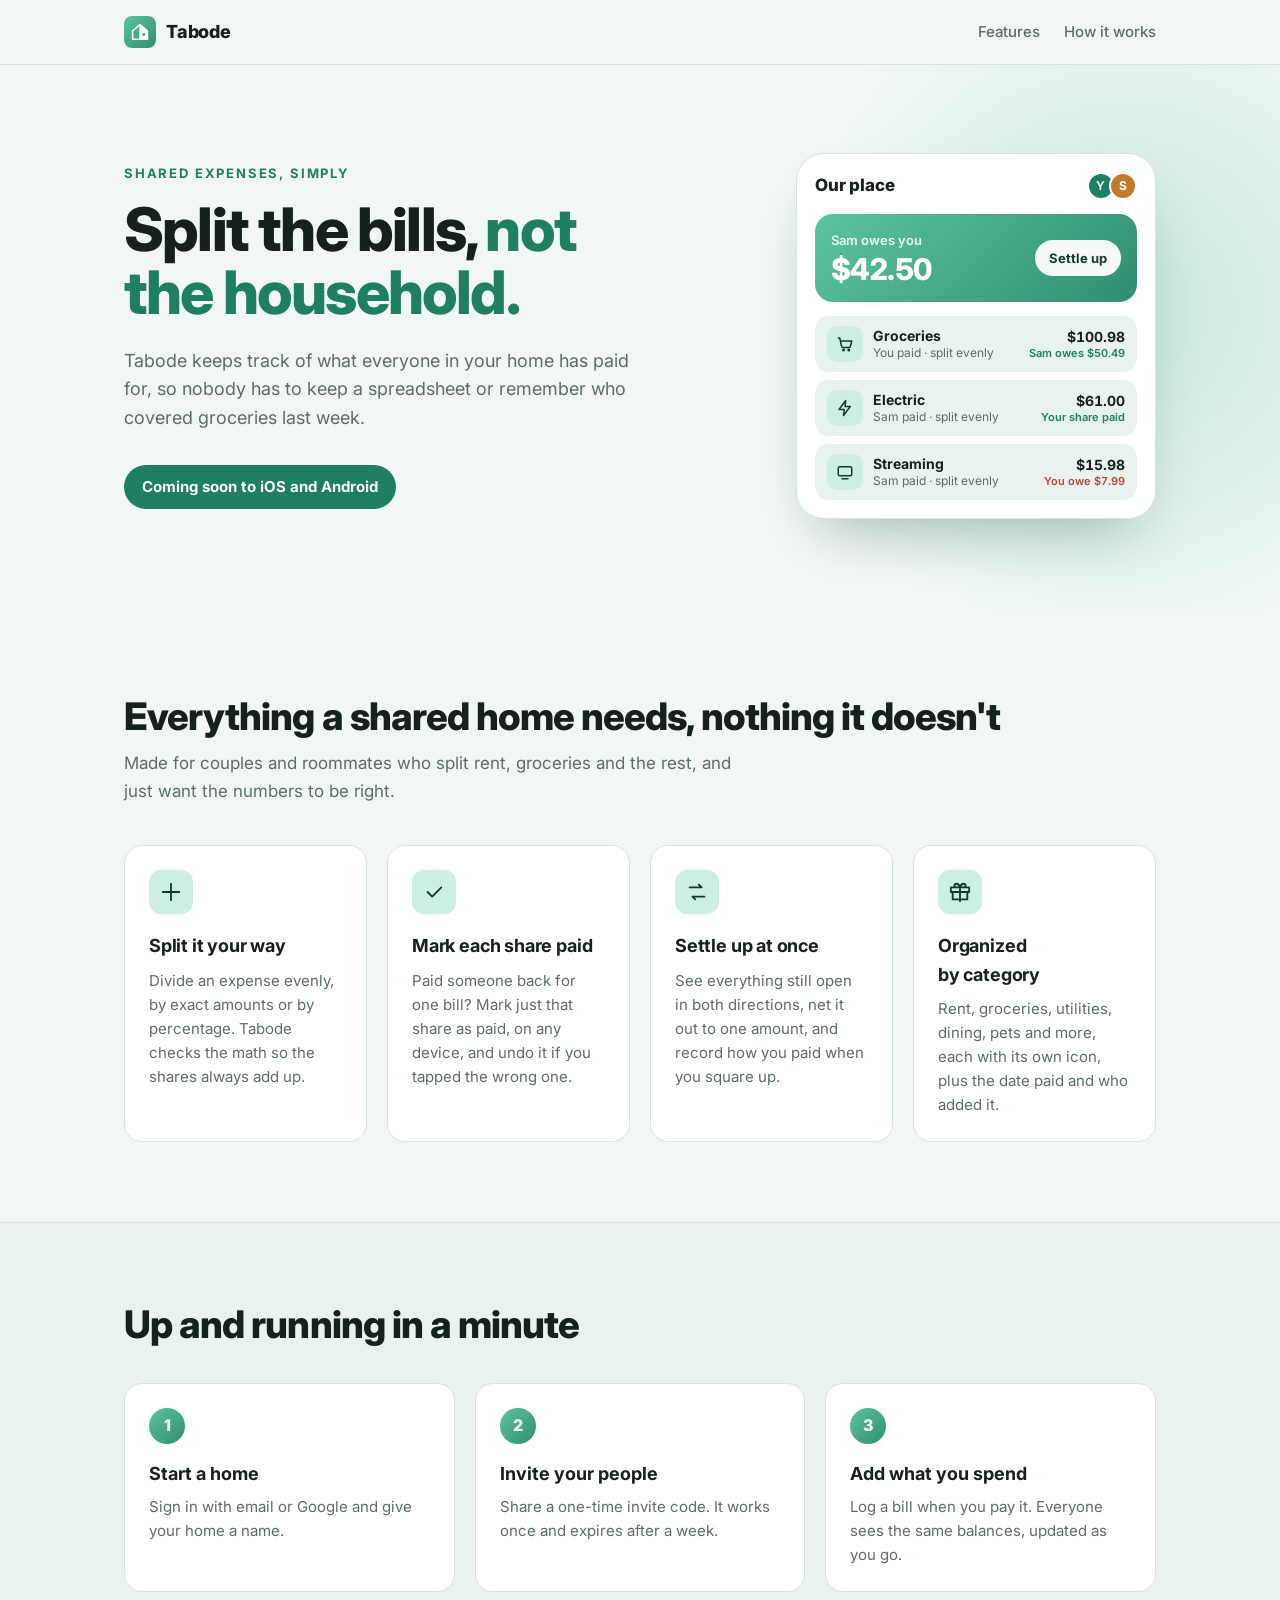
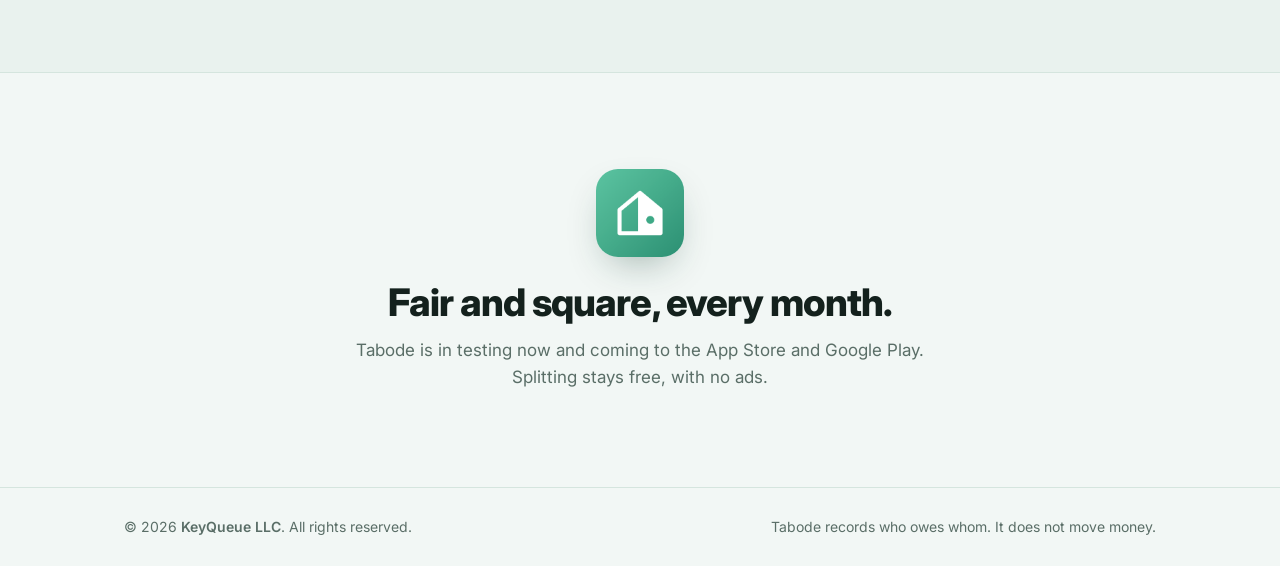
<file: index.html>
<!DOCTYPE html>
<html lang="en">
<head>
  <meta charset="UTF-8" />
  <meta name="viewport" content="width=device-width, initial-scale=1.0" />

  <title>Tabode - Shared expenses for the people you live with</title>
  <meta name="description" content="Tabode is a simple shared-expense app for households. Add a bill, split it your way, see who owes whom, and mark each share paid. Coming to iOS and Android." />
  <link rel="canonical" href="https://tabode.co/" />
  <meta name="theme-color" content="#1F7F63" />

  <meta property="og:type" content="website" />
  <meta property="og:site_name" content="Tabode" />
  <meta property="og:url" content="https://tabode.co/" />
  <meta property="og:title" content="Tabode" />
  <meta property="og:description" content="Shared expenses for the people you live with. Split bills, see balances, mark shares paid." />
  <meta property="og:image" content="https://tabode.co/assets/img/icon-512.png" />
  <meta name="twitter:card" content="summary" />

  <link rel="icon" href="/assets/img/icon.svg" type="image/svg+xml" />
  <link rel="icon" href="/assets/img/favicon-32.png" sizes="32x32" />
  <link rel="apple-touch-icon" href="/assets/img/icon-180.png" />

  <link rel="preconnect" href="https://fonts.googleapis.com" />
  <link rel="preconnect" href="https://fonts.gstatic.com" crossorigin />
  <link rel="stylesheet" href="https://fonts.googleapis.com/css2?family=Inter:wght@400;500;600;700;800&display=swap" />
  <link rel="stylesheet" href="/assets/css/site.css" />
</head>
<body>
  <header class="nav">
    <div class="wrap nav-inner">
      <a class="brand" href="/" aria-label="Tabode home">
        <img src="/assets/img/icon.svg" width="32" height="32" alt="" />
        <span>Tabode</span>
      </a>
      <nav class="nav-links" aria-label="Primary">
        <a href="#features">Features</a>
        <a href="#how">How it works</a>
      </nav>
    </div>
  </header>

  <main>
    <!-- Hero ------------------------------------------------------------ -->
    <section class="hero">
      <div class="wrap hero-inner">
        <div class="hero-copy">
          <p class="eyebrow">Shared expenses, simply</p>
          <h1>Split the bills, <span class="accent">not the household.</span></h1>
          <p class="lede">
            Tabode keeps track of what everyone in your home has paid for, so
            nobody has to keep a spreadsheet or remember who covered groceries
            last week.
          </p>
          <div class="cta-row">
            <span class="badge">Coming soon to iOS and Android</span>
          </div>
        </div>

        <!-- Illustrative app screen, not real data. -->
        <div class="phone" aria-hidden="true">
          <div class="phone-top">
            <span class="home-name">Our place</span>
            <span class="avatar-row"><i style="--c:#1F7F63">Y</i><i style="--c:#C27A2C">S</i></span>
          </div>
          <div class="balance">
            <span class="balance-label">Sam owes you</span>
            <span class="balance-amount">$42.50</span>
            <span class="balance-btn">Settle up</span>
          </div>
          <ul class="expenses">
            <li>
              <span class="cat">
                <svg viewBox="0 0 24 24"><path d="M3 4h2l2.4 11.2a2 2 0 0 0 2 1.6h7.7a2 2 0 0 0 2-1.5L21 8H6"/><circle cx="10" cy="20" r="1"/><circle cx="17" cy="20" r="1"/></svg>
              </span>
              <span class="exp-main"><b>Groceries</b><small>You paid · split evenly</small></span>
              <span class="exp-amt">$100.98<small class="owed">Sam owes $50.49</small></span>
            </li>
            <li>
              <span class="cat">
                <svg viewBox="0 0 24 24"><path d="M13 2 4 14h7l-1 8 9-12h-7z"/></svg>
              </span>
              <span class="exp-main"><b>Electric</b><small>Sam paid · split evenly</small></span>
              <span class="exp-amt">$61.00<small class="paid">Your share paid</small></span>
            </li>
            <li>
              <span class="cat">
                <svg viewBox="0 0 24 24"><rect x="3" y="5" width="18" height="12" rx="2"/><path d="M8 21h8"/></svg>
              </span>
              <span class="exp-main"><b>Streaming</b><small>Sam paid · split evenly</small></span>
              <span class="exp-amt">$15.98<small class="owe">You owe $7.99</small></span>
            </li>
          </ul>
        </div>
      </div>
    </section>

    <!-- Features -------------------------------------------------------- -->
    <section id="features" class="features">
      <div class="wrap">
        <h2>Everything a shared home needs, nothing it doesn't</h2>
        <p class="section-lede">Made for couples and roommates who split rent, groceries and the rest, and just want the numbers to be right.</p>

        <div class="grid">
          <article class="feature">
            <div class="icon"><svg viewBox="0 0 24 24"><path d="M12 3v18M3 12h18"/></svg></div>
            <h3>Split it your way</h3>
            <p>Divide an expense evenly, by exact amounts or by percentage. Tabode checks the math so the shares always add up.</p>
          </article>

          <article class="feature">
            <div class="icon"><svg viewBox="0 0 24 24"><path d="m5 12 5 5L20 7"/></svg></div>
            <h3>Mark each share paid</h3>
            <p>Paid someone back for one bill? Mark just that share as paid, on any device, and undo it if you tapped the wrong one.</p>
          </article>

          <article class="feature">
            <div class="icon"><svg viewBox="0 0 24 24"><path d="M4 7h13l-3-3M20 17H7l3 3"/></svg></div>
            <h3>Settle up at once</h3>
            <p>See everything still open in both directions, net it out to one amount, and record how you paid when you square up.</p>
          </article>

          <article class="feature">
            <div class="icon"><svg viewBox="0 0 24 24"><path d="M20 12v8H4v-8M2 7h20v5H2zM12 22V7M12 7H8a2 2 0 1 1 0-4c3 0 4 4 4 4zM12 7h4a2 2 0 1 0 0-4c-3 0-4 4-4 4z"/></svg></div>
            <h3>Organized by category</h3>
            <p>Rent, groceries, utilities, dining, pets and more, each with its own icon, plus the date paid and who added it.</p>
          </article>
        </div>
      </div>
    </section>

    <!-- How it works ---------------------------------------------------- -->
    <section id="how" class="how">
      <div class="wrap">
        <h2>Up and running in a minute</h2>
        <ol class="steps">
          <li>
            <span class="step-num">1</span>
            <h3>Start a home</h3>
            <p>Sign in with email or Google and give your home a name.</p>
          </li>
          <li>
            <span class="step-num">2</span>
            <h3>Invite your people</h3>
            <p>Share a one-time invite code. It works once and expires after a week.</p>
          </li>
          <li>
            <span class="step-num">3</span>
            <h3>Add what you spend</h3>
            <p>Log a bill when you pay it. Everyone sees the same balances, updated as you go.</p>
          </li>
        </ol>
      </div>
    </section>

    <!-- Closing --------------------------------------------------------- -->
    <section class="closing">
      <div class="wrap closing-inner">
        <img src="/assets/img/icon-512.png" width="88" height="88" alt="Tabode app icon" />
        <h2>Fair and square, every month.</h2>
        <p>Tabode is in testing now and coming to the App Store and Google Play. Splitting stays free, with no ads.</p>
      </div>
    </section>
  </main>

  <footer class="footer">
    <div class="wrap footer-inner">
      <p>&copy; <span id="year">2026</span> <a href="https://keyqueue.llc" rel="noopener">KeyQueue LLC</a>. All rights reserved.</p>
      <p class="muted">Tabode records who owes whom. It does not move money.</p>
    </div>
  </footer>

  <script>document.getElementById('year').textContent = new Date().getFullYear();</script>
</body>
</html>
</file>
<file: assets/css/site.css>
/* Tabode - site styles. Colors mirror Tabode/src/constants/palette.ts
   and the icon gradient (#5CC3A0 -> #2F8F72). */

:root {
  --bg: #F2F7F5;
  --card: #FFFFFF;
  --card-alt: #E9F2EE;
  --border: #D5E5DE;
  --text: #14211D;
  --sub: #5A6E67;
  --accent: #1F7F63;
  --on-accent: #FFFFFF;
  --mint: #CDEFE2;
  --on-mint: #0F3B2E;
  --owed: #1F7F63;
  --owe: #B9473F;

  --grad: linear-gradient(135deg, #5CC3A0 0%, #2F8F72 100%);
  --radius: 18px;
  --wrap: 1080px;
  --font: 'Inter', -apple-system, BlinkMacSystemFont, 'Segoe UI', Helvetica, Arial, sans-serif;
}

@media (prefers-color-scheme: dark) {
  :root {
    --bg: #0E1614;
    --card: #16211E;
    --card-alt: #1B2925;
    --border: #25352F;
    --text: #E8F3EF;
    --sub: #8FA79F;
    --accent: #7DD3B2;
    --on-accent: #08241B;
    --mint: #1E3A31;
    --on-mint: #BDEBD9;
    --owed: #7DD3B2;
    --owe: #F2948A;
  }
}

*, *::before, *::after { box-sizing: border-box; }
html { -webkit-text-size-adjust: 100%; scroll-behavior: smooth; }

body {
  margin: 0;
  background: var(--bg);
  color: var(--text);
  font-family: var(--font);
  font-size: 1rem;
  line-height: 1.6;
  -webkit-font-smoothing: antialiased;
}

img { display: block; max-width: 100%; }
a { color: inherit; }
h1, h2, h3 { text-wrap: balance; }

.wrap {
  width: 100%;
  max-width: var(--wrap);
  margin-inline: auto;
  padding-inline: 24px;
}

@media (max-width: 560px) { .wrap { padding-inline: 16px; } }

.eyebrow {
  margin: 0 0 14px;
  color: var(--accent);
  font-size: 0.8125rem;
  font-weight: 700;
  letter-spacing: 0.14em;
  text-transform: uppercase;
}

/* ---- Nav -------------------------------------------------------------- */
.nav {
  position: sticky;
  top: 0;
  z-index: 10;
  background: color-mix(in srgb, var(--bg) 86%, transparent);
  backdrop-filter: saturate(160%) blur(12px);
  -webkit-backdrop-filter: saturate(160%) blur(12px);
  border-bottom: 1px solid var(--border);
}

.nav-inner {
  display: flex;
  align-items: center;
  justify-content: space-between;
  height: 64px;
}

.brand {
  display: inline-flex;
  align-items: center;
  gap: 10px;
  font-size: 1.125rem;
  font-weight: 800;
  letter-spacing: -0.01em;
  text-decoration: none;
}

.brand img { border-radius: 8px; }

.nav-links { display: flex; gap: 24px; }

.nav-links a {
  color: var(--sub);
  font-size: 0.9375rem;
  font-weight: 500;
  text-decoration: none;
}

.nav-links a:hover { color: var(--text); }

@media (max-width: 420px) { .nav-links { gap: 16px; } }

/* ---- Hero ------------------------------------------------------------- */
.hero {
  position: relative;
  overflow: hidden;
  padding-block: 88px 96px;
}

.hero::before {
  content: '';
  position: absolute;
  inset: -30% -20% auto auto;
  width: 820px;
  height: 820px;
  background: radial-gradient(circle, color-mix(in srgb, #5CC3A0 28%, transparent) 0%, transparent 62%);
  pointer-events: none;
}

.hero-inner {
  position: relative;
  display: grid;
  grid-template-columns: minmax(0, 1.1fr) minmax(0, 0.9fr);
  gap: 56px;
  align-items: center;
}

.hero h1 {
  margin: 0;
  font-size: clamp(2.25rem, 5.4vw, 3.75rem);
  font-weight: 800;
  line-height: 1.06;
  letter-spacing: -0.03em;
}

.accent { color: var(--accent); }

.lede {
  margin: 22px 0 0;
  max-width: 48ch;
  color: var(--sub);
  font-size: 1.125rem;
}

.cta-row { margin-top: 32px; }

.badge {
  display: inline-flex;
  align-items: center;
  padding: 10px 18px;
  background: var(--accent);
  border-radius: 999px;
  color: var(--on-accent);
  font-size: 0.9375rem;
  font-weight: 700;
}

@media (max-width: 860px) {
  .hero { padding-block: 56px 64px; }
  .hero-inner { grid-template-columns: 1fr; gap: 40px; }
  .lede { font-size: 1.0625rem; }
}

/* ---- Phone mock (illustration) --------------------------------------- */
.phone {
  width: 100%;
  max-width: 360px;
  justify-self: end;
  padding: 18px;
  background: var(--card);
  border: 1px solid var(--border);
  border-radius: 28px;
  box-shadow: 0 30px 60px -24px rgba(15, 59, 46, 0.35);
  font-size: 0.875rem;
}

@media (max-width: 860px) { .phone { justify-self: start; } }

.phone-top {
  display: flex;
  align-items: center;
  justify-content: space-between;
  margin-bottom: 14px;
}

.home-name { font-size: 1.0625rem; font-weight: 800; letter-spacing: -0.01em; }

.avatar-row { display: flex; }

.avatar-row i {
  display: grid;
  place-items: center;
  width: 28px;
  height: 28px;
  margin-left: -6px;
  border: 2px solid var(--card);
  border-radius: 50%;
  background: var(--c);
  color: #FFFFFF;
  font-size: 0.75rem;
  font-style: normal;
  font-weight: 700;
}

.balance {
  display: grid;
  grid-template-columns: 1fr auto;
  align-items: end;
  gap: 2px 12px;
  margin-bottom: 14px;
  padding: 16px;
  background: var(--grad);
  border-radius: 18px;
  color: #FFFFFF;
}

.balance-label { grid-column: 1; font-size: 0.8125rem; font-weight: 600; opacity: 0.9; }
.balance-amount { grid-column: 1; font-size: 1.875rem; font-weight: 800; letter-spacing: -0.02em; line-height: 1.1; font-variant-numeric: tabular-nums; }

.balance-btn {
  grid-column: 2;
  grid-row: 1 / span 2;
  align-self: center;
  padding: 8px 14px;
  background: rgba(255, 255, 255, 0.95);
  border-radius: 999px;
  color: #0F3B2E;
  font-size: 0.8125rem;
  font-weight: 700;
}

.expenses {
  display: grid;
  gap: 8px;
  margin: 0;
  padding: 0;
  list-style: none;
}

.expenses li {
  display: grid;
  grid-template-columns: 36px 1fr auto;
  align-items: center;
  gap: 10px;
  padding: 10px 12px;
  background: var(--card-alt);
  border-radius: 14px;
}

.cat {
  display: grid;
  place-items: center;
  width: 36px;
  height: 36px;
  background: var(--mint);
  border-radius: 10px;
  color: var(--on-mint);
}

.cat svg, .icon svg {
  width: 18px;
  height: 18px;
  fill: none;
  stroke: currentColor;
  stroke-width: 2;
  stroke-linecap: round;
  stroke-linejoin: round;
}

.exp-main, .exp-amt { display: flex; flex-direction: column; min-width: 0; line-height: 1.3; }
.exp-main b, .exp-amt { font-weight: 700; }
.exp-main small { color: var(--sub); font-size: 0.75rem; }
.exp-amt { align-items: flex-end; font-variant-numeric: tabular-nums; }
.exp-amt small { font-size: 0.6875rem; font-weight: 600; white-space: nowrap; }
.owed, .paid { color: var(--owed); }
.owe { color: var(--owe); }

/* ---- Features --------------------------------------------------------- */
.features { padding-block: 80px; }

.features h2, .how h2, .closing h2 {
  margin: 0;
  font-size: clamp(1.75rem, 3.6vw, 2.375rem);
  font-weight: 800;
  line-height: 1.15;
  letter-spacing: -0.025em;
}

.section-lede {
  margin: 12px 0 40px;
  max-width: 58ch;
  color: var(--sub);
  font-size: 1.0625rem;
}

.grid {
  display: grid;
  grid-template-columns: repeat(4, minmax(0, 1fr));
  gap: 20px;
}

@media (max-width: 960px) { .grid { grid-template-columns: repeat(2, minmax(0, 1fr)); } }
@media (max-width: 560px) { .grid { grid-template-columns: 1fr; } }

.feature {
  padding: 24px;
  background: var(--card);
  border: 1px solid var(--border);
  border-radius: var(--radius);
}

.icon {
  display: grid;
  place-items: center;
  width: 44px;
  height: 44px;
  margin-bottom: 18px;
  background: var(--mint);
  border-radius: 12px;
  color: var(--on-mint);
}

.icon svg { width: 22px; height: 22px; }

.feature h3 { margin: 0 0 8px; font-size: 1.125rem; font-weight: 700; letter-spacing: -0.01em; }
.feature p { margin: 0; color: var(--sub); font-size: 0.9375rem; }

/* ---- How it works ----------------------------------------------------- */
.how {
  padding-block: 80px;
  background: var(--card-alt);
  border-block: 1px solid var(--border);
}

.steps {
  display: grid;
  grid-template-columns: repeat(3, minmax(0, 1fr));
  gap: 20px;
  margin: 36px 0 0;
  padding: 0;
  list-style: none;
}

@media (max-width: 760px) { .steps { grid-template-columns: 1fr; } }

.steps li {
  padding: 24px;
  background: var(--card);
  border: 1px solid var(--border);
  border-radius: var(--radius);
}

.step-num {
  display: grid;
  place-items: center;
  width: 36px;
  height: 36px;
  margin-bottom: 16px;
  background: var(--grad);
  border-radius: 50%;
  color: #FFFFFF;
  font-weight: 800;
}

.steps h3 { margin: 0 0 6px; font-size: 1.125rem; font-weight: 700; }
.steps p { margin: 0; color: var(--sub); font-size: 0.9375rem; }

/* ---- Closing ---------------------------------------------------------- */
.closing { padding-block: 96px; text-align: center; }
.closing-inner { display: flex; flex-direction: column; align-items: center; }

.closing img {
  margin-bottom: 24px;
  border-radius: 22px;
  box-shadow: 0 16px 40px -16px rgba(15, 59, 46, 0.45);
}

.closing p { margin: 12px 0 0; max-width: 52ch; color: var(--sub); font-size: 1.0625rem; }

/* ---- Footer ----------------------------------------------------------- */
.footer {
  padding-block: 28px;
  border-top: 1px solid var(--border);
  color: var(--sub);
  font-size: 0.875rem;
}

.footer-inner {
  display: flex;
  flex-wrap: wrap;
  justify-content: space-between;
  gap: 8px 24px;
}

.footer p { margin: 0; }
.footer a { text-decoration: none; font-weight: 600; }
.footer a:hover { text-decoration: underline; }

@media (prefers-reduced-motion: reduce) { html { scroll-behavior: auto; } }
</file>
